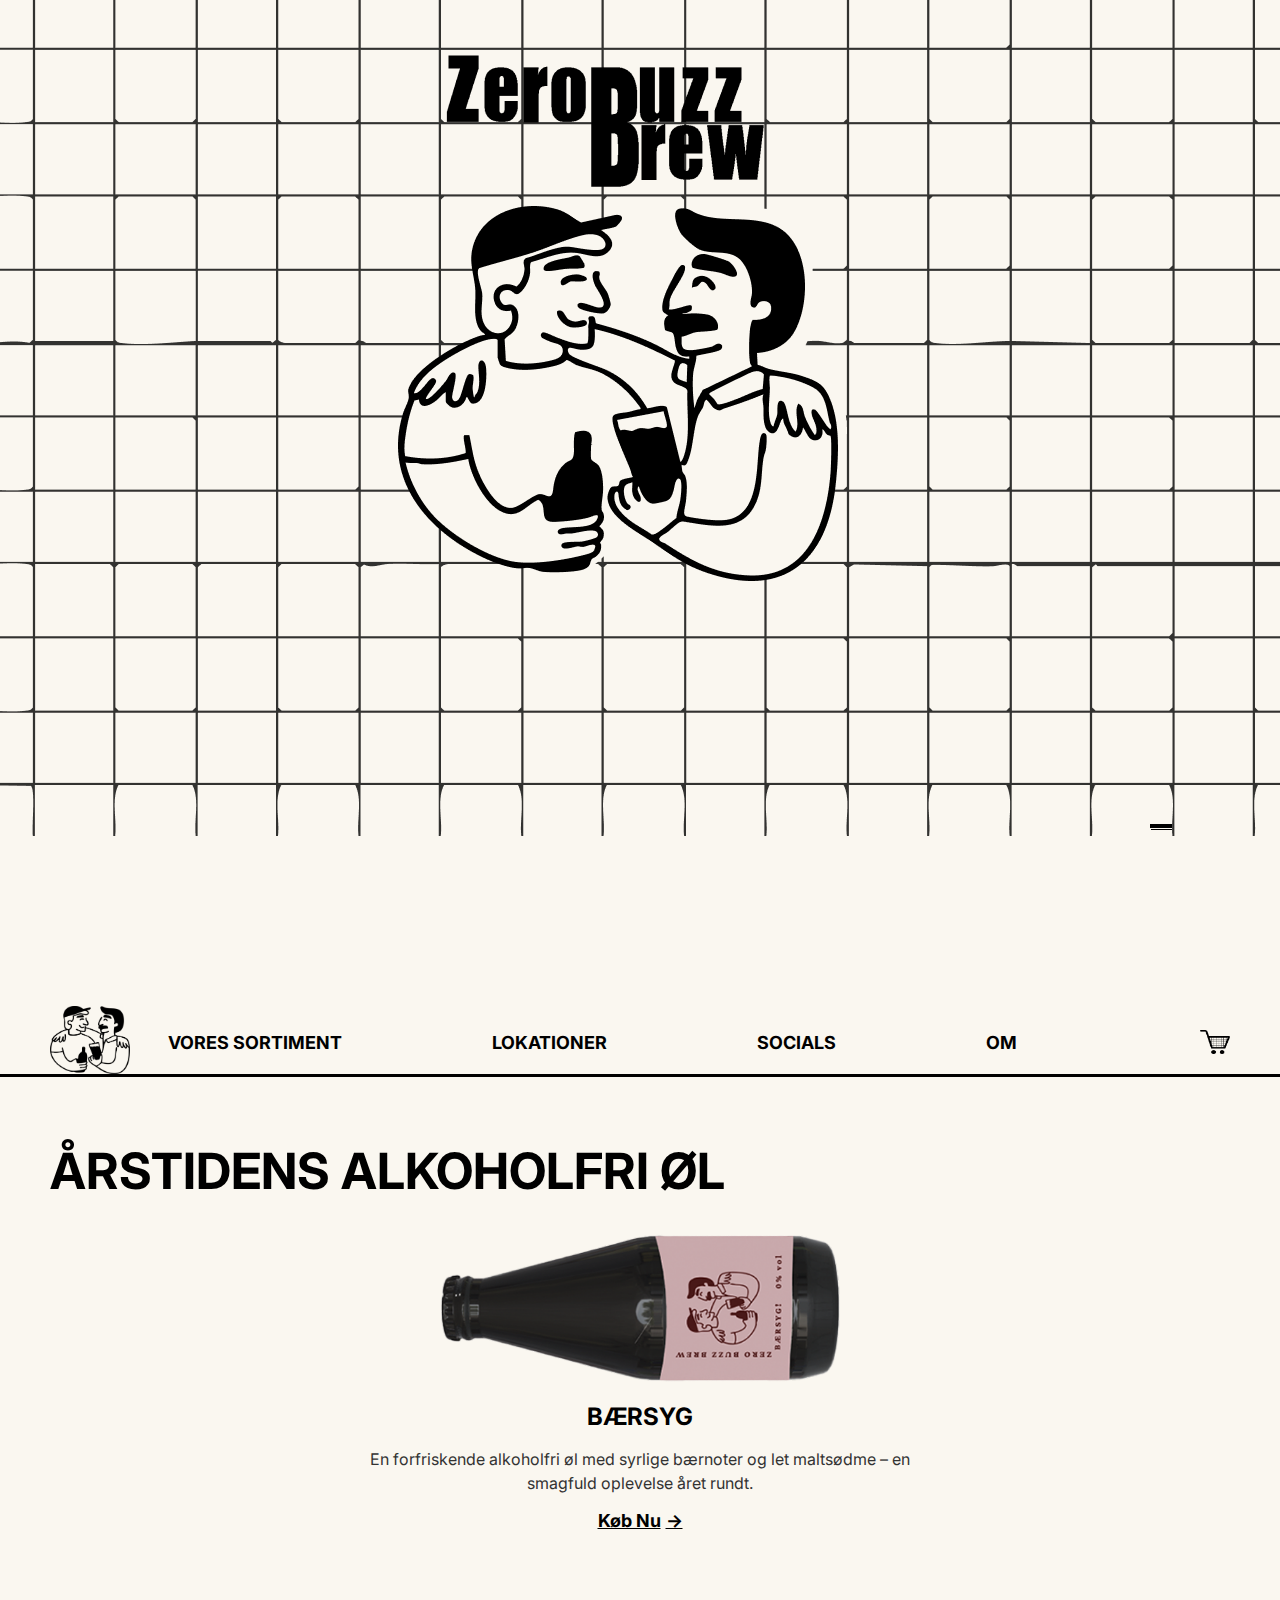
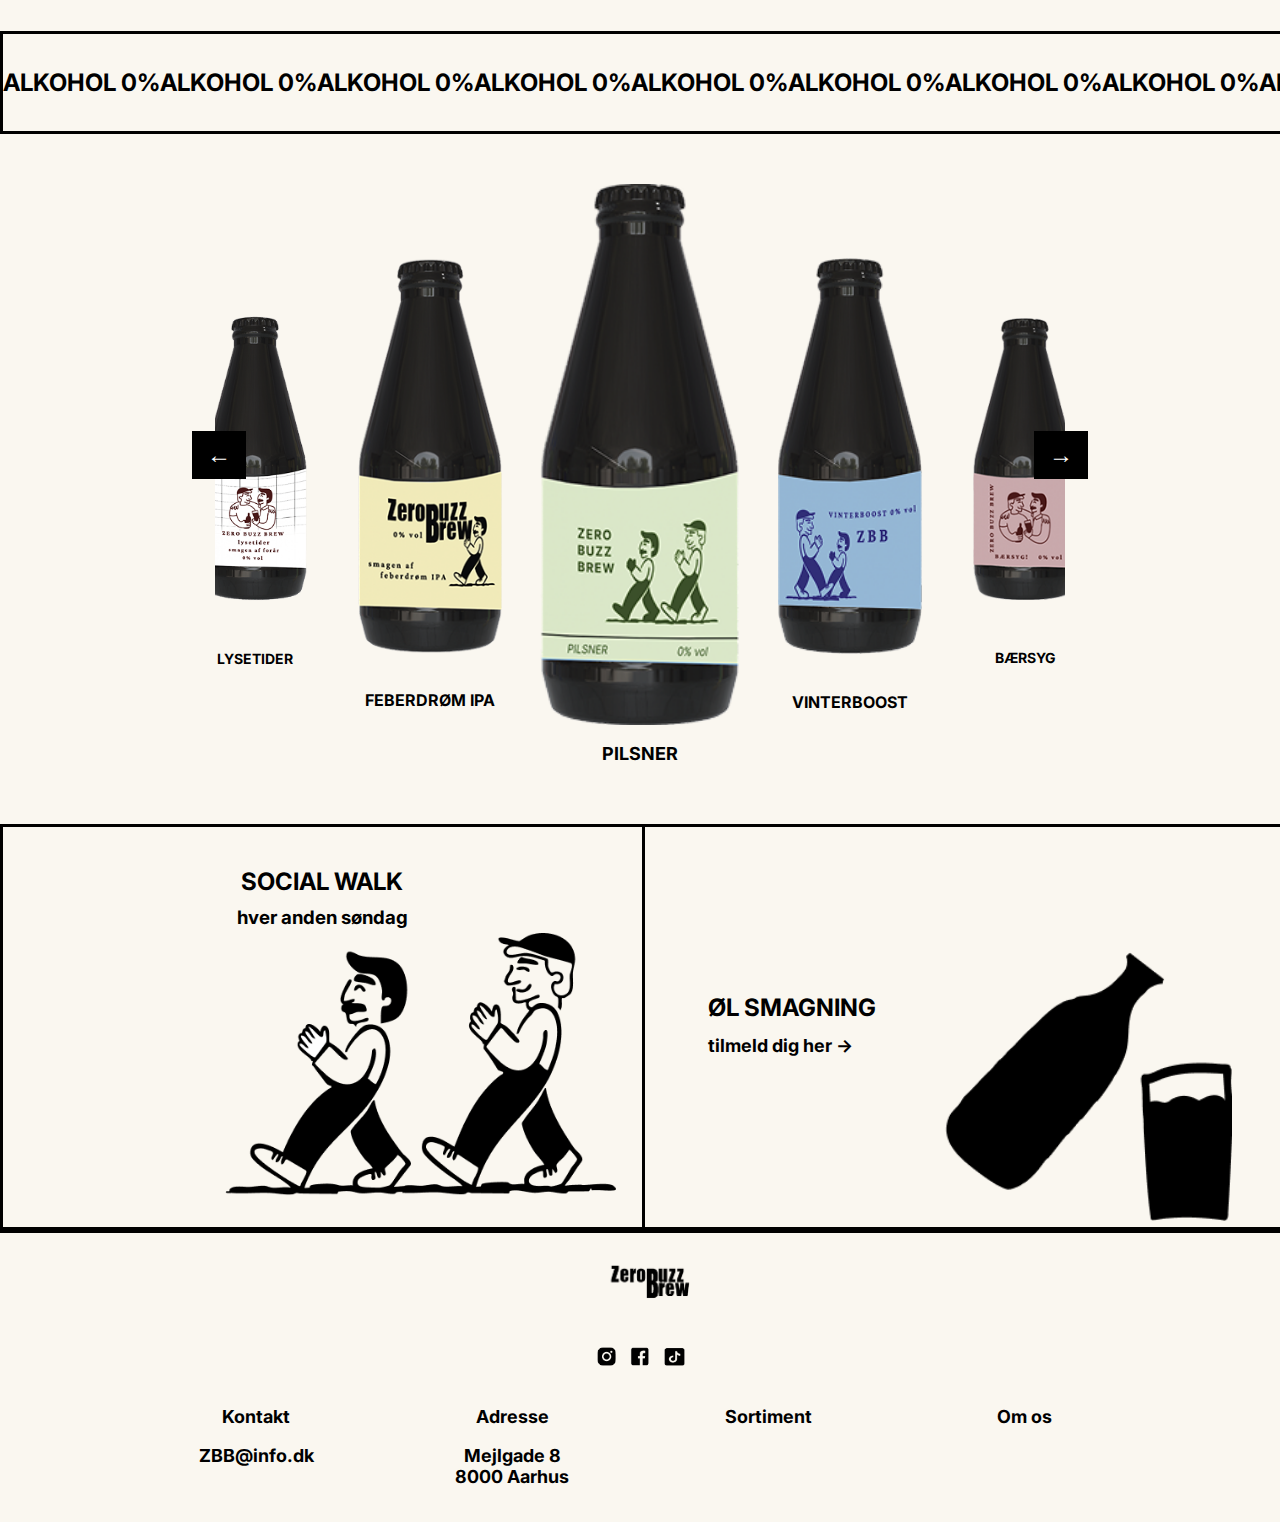
<file: index.html>
<!DOCTYPE html>
<html lang="en">
<head>
    <meta charset="UTF-8">
    <meta name="viewport" content="width=device-width, initial-scale=1.0">
    <title>Front Page</title>
    <link rel="stylesheet" href="styles.css">
</head>
<body>
    <div class="hero-section">
        <img src="img/Lag_1.png" alt="Main Image" class="full-screen-image">
    </div>
    
    <div class="content-section">
        
    </div>

    <header>
        <nav class="navbar">
            <div class="nav-logo">
                <a href="index.html"> 
                    <img src="img/Component 4.png" alt="Logo">
                </a>
            </div>
            
            <div class="nav-left">
                <a href="sortiment.html">VORES SORTIMENT</a>
                <a href="#">LOKATIONER</a>
                <a href="beertaste.html">SOCIALS</a>
                <a href="om.html">OM</a>
            </div>
            <div class="nav-right">
                
                <img src="img/kurv.png" alt="Shopping Cart" class="cart-icon">
            </div>
        </nav>
    </header>
    <section class="seasonal-beer">
        <h1 class="section-title">ÅRSTIDENS ALKOHOLFRI ØL</h1>
        <div class="beer-content">
            <img src="img/redbeer.png" alt="Årstidens Øl" class="beer-image">
            <h2 class="beer-subtitle">BÆRSYG</h2>
            <p class="beer-description">
                En forfriskende alkoholfri øl med syrlige bærnoter og let maltsødme – en smagfuld oplevelse året rundt.
            </p>
            <a href="sortiment.html" class="text-link">Køb Nu <span class="arrow">→</span></a>
        </div>
    </section>
    <section class="scrolling-banner">
        <div class="banner-content">
            <p>alkohol 0%alkohol 0%alkohol 0%alkohol 0%alkohol 0%alkohol 0%alkohol 0%alkohol 0%alkohol 0%alkohol 0%alkohol 0%alkohol 0%alkohol 0%alkohol 0%alkohol 0%alkohol 0%alkohol 0%alkohol 0%alkohol 0%alkohol 0%alkohol 0%alkohol 0%</p>
        </div>
    </section>
    <section class="beer-carousel">
        <button class="carousel-btn left-btn">←</button>
        <div class="carousel-container">
            <div class="carousel-track">
                <div class="beer-item"><img src="img/beer1.png" alt="Beer 1"><p class="beer-name">LYSETIDER</p></div>
                <div class="beer-item"><img src="img/beer2.png" alt="Beer 2"><p class="beer-name">FEBERDRØM IPA</p></div>
                <div class="beer-item"><img src="img/beer3.png" alt="Beer 3"><p class="beer-name">PILSNER</p></div>
                <div class="beer-item"><img src="img/beer4.png" alt="Beer 4"><p class="beer-name">VINTERBOOST</p></div>
                <div class="beer-item"><img src="img/beer5.png" alt="Beer 5"><p class="beer-name">BÆRSYG</p></div>
            </div>
        </div>
        <button class="carousel-btn right-btn">→</button>
    </section>
    <section class="two-column-section">
        
        <div class="left-box">
            <h2 class="left-title">SOCIAL  WALK</h2>
            <h3 class="left-subtitle">hver anden søndag</h3>
            <img src="img/socialwalk.png" alt="Left Box Image" class="box-image">
        </div>
    
        
        <div class="right-box">
            <h2 class="right-title">ØL SMAGNING</h2>
            <a href="beertaste.html" class="cta-link">
                <p class="cta-text">tilmeld dig her →</p>
            </a>            
            <img src="img/beerdrawing.png" alt="Right Box Image" class="right-image">
        </div>
    </section>
    <footer class="footer">
       
        <img src="img/buzzlogo.png" alt="Footer Logo" class="footer-logo">
    
      
        <div class="footer-icons">
            <img src="img/icons.png" alt="Icon 1">
        </div>
    
       
        <div class="footer-nav">
            <div class="footer-section">
                <h3>Kontakt</h3>
                <p>ZBB@info.dk</p>
            </div>
            <div class="footer-section">
                <h3>Adresse</h3>
                <p>Mejlgade 8<br>8000 Aarhus</p>
            </div>
            <div class="footer-section">
                <a href="sortiment.html" class="footer-link">
                    <h3>Sortiment</h3>
                </a>
            </div>
            
            <div class="footer-section">
                <a href="om.html" class="footer-link">
                    <h3>Om os</h3>
                </a>
            </div>
        </div>
    </footer>
    <div id="newsletter-popup" class="popup-overlay">
        <div class="popup-box">
            <button class="close-btn" onclick="closePopup()">×</button>
            <h2 class="popup-title">Tilmeld dig vores nyhedsbrev og få 10% rabat på din første ordre!</h2>
            <p class="popup-subtitle">
                Bliv først til at få de nyeste opdateringer, eksklusive tilbud og meget mere. <br>
                Tilmeld dig nu og spar 10% på dit første køb!
            </p>
    
            <form>
                
                <div class="input-group">
                    <label for="popup-name">NAVN</label>
                    <input type="text" id="popup-name" name="popup-name" required>
                </div>
    
                <div class="input-group">
                    <label for="popup-email">EMAIL</label>
                    <input type="email" id="popup-email" name="popup-email" required>
                </div>
    
               
                <div class="checkbox-group">
                    <input type="checkbox" id="popup-terms" name="popup-terms">
                    <label for="popup-terms">Godkendt brugsvilkår</label>
                </div>
    
                <div class="checkbox-group">
                    <input type="checkbox" id="popup-newsletter" name="popup-newsletter">
                    <label for="popup-newsletter">Send mig nyhedsopdateringer</label>
                </div>
    
                <button type="submit" class="popup-cta">TILMELD NU</button>
            </form>
        </div>
    </div>
    
    
    
    <script src="java.js"></script>
    

    

</html>
</file>
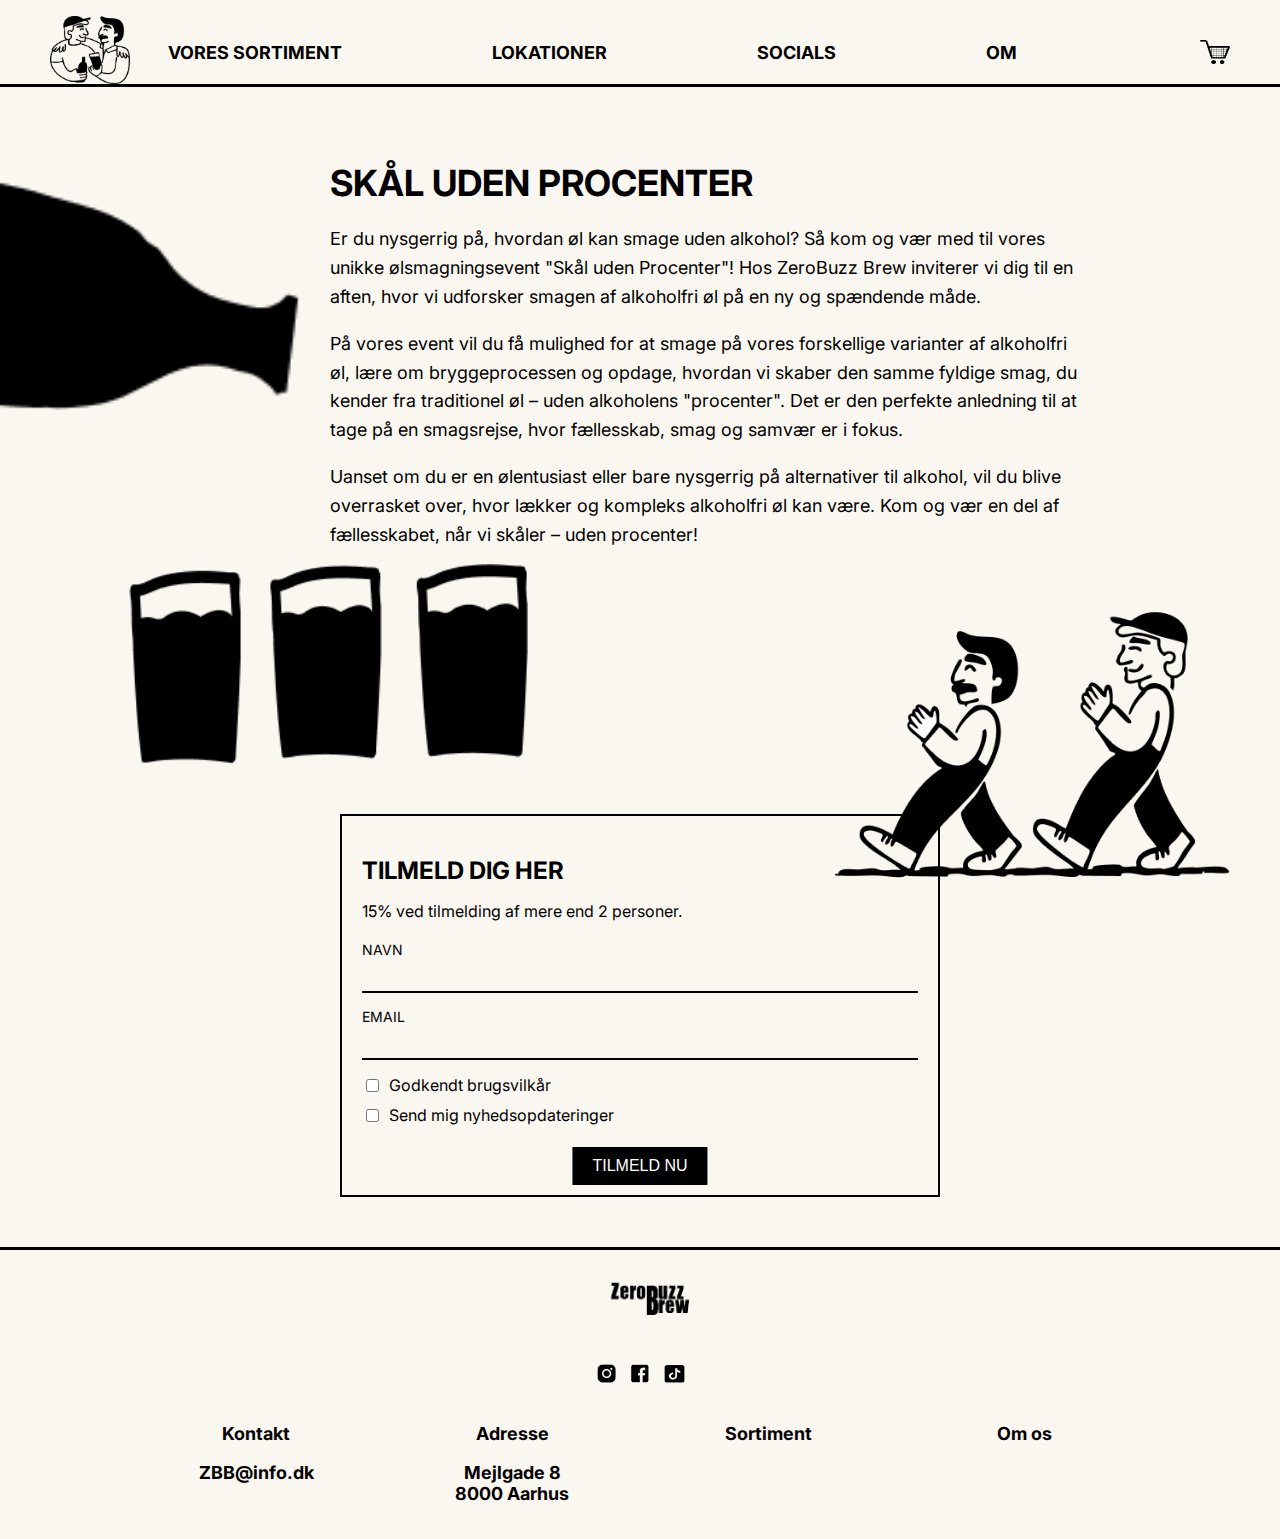
<file: beertaste.html>
<!DOCTYPE html>
<html lang="en">
<head>
    <meta charset="UTF-8">
    <meta name="viewport" content="width=device-width, initial-scale=1.0">
    <title>Front Page</title>
    <link rel="stylesheet" href="styles.css">
</head>
<body>
    <header>
        <nav class="navbar">
            <div class="nav-logo">
                <a href="index.html"> 
                    <img src="img/Component 4.png" alt="Logo">
                </a>
            </div>
            
            <div class="nav-left">
                <a href="sortiment.html">VORES SORTIMENT</a>
                <a href="#">LOKATIONER</a>
                <a href="beertaste.html">SOCIALS</a>
                <a href="om.html">OM</a>
            </div>
            <div class="nav-right">
                
                <img src="img/kurv.png" alt="Shopping Cart" class="cart-icon">
            </div>
        </nav>
    </header>
    <section class="event-section">
        <div class="event-container">
            <img src="img/Vector.png" alt="Bottle" class="bottle-image">
    
            <div class="event-content">
                <h1 class="event-title">SKÅL UDEN PROCENTER</h1>
                <p class="event-text">
                    Er du nysgerrig på, hvordan øl kan smage uden alkohol? Så kom og vær med til vores unikke ølsmagningsevent 
                    "Skål uden Procenter"! Hos ZeroBuzz Brew inviterer vi dig til en aften, hvor vi udforsker smagen af alkoholfri 
                    øl på en ny og spændende måde.
                </p>
                <p class="event-text">
                    På vores event vil du få mulighed for at smage på vores forskellige varianter af alkoholfri øl, lære om 
                    bryggeprocessen og opdage, hvordan vi skaber den samme fyldige smag, du kender fra traditionel øl – uden 
                    alkoholens "procenter". Det er den perfekte anledning til at tage på en smagsrejse, hvor fællesskab, smag og 
                    samvær er i fokus.
                </p>
                <p class="event-text">
                    Uanset om du er en ølentusiast eller bare nysgerrig på alternativer til alkohol, vil du blive overrasket over, 
                    hvor lækker og kompleks alkoholfri øl kan være. Kom og vær en del af fællesskabet, når vi skåler – uden procenter!
                </p>
    
               
                <img src="img/3beer.png" alt="Bottle Bottom" class="bottle-bottom-image">
            </div>
        </div>
    
        
        <img src="img/socialwalk.png" alt="Bottom Right Image" class="bottom-right-image">
    </section>
    <section class="signup-section">
        <div class="signup-box">
            <h2 class="signup-title">TILMELD DIG HER</h2>
            <p class="signup-subtitle">15% ved tilmelding af mere end 2 personer.</p>
    
            <form>
              
                <div class="input-group">
                    <label for="name">NAVN</label>
                    <input type="text" id="name" name="name" required>
                </div>
    
                <div class="input-group">
                    <label for="email">EMAIL</label>
                    <input type="email" id="email" name="email" required>
                </div>
    
               
                <div class="checkbox-group">
                    <input type="checkbox" id="terms" name="terms">
                    <label for="terms">Godkendt brugsvilkår</label>
                </div>
    
                <div class="checkbox-group">
                    <input type="checkbox" id="newsletter" name="newsletter">
                    <label for="newsletter">Send mig nyhedsopdateringer</label>
                </div>
    
             
                <button type="submit" class="cta-button">TILMELD NU</button>
            </form>
        </div>
    </section>
    <footer class="footer">
        
        <img src="img/buzzlogo.png" alt="Footer Logo" class="footer-logo">
    
      
        <div class="footer-icons">
            <img src="img/icons.png" alt="Icon 1">
        </div>
    
     
        <div class="footer-nav">
            <div class="footer-section">
                <h3>Kontakt</h3>
                <p>ZBB@info.dk</p>
            </div>
            <div class="footer-section">
                <h3>Adresse</h3>
                <p>Mejlgade 8<br>8000 Aarhus</p>
            </div>
            <div class="footer-section">
                <a href="sortiment.html" class="footer-link">
                    <h3>Sortiment</h3>
                </a>
            </div>
            
            <div class="footer-section">
                <a href="om.html" class="footer-link">
                    <h3>Om os</h3>
                </a>
            </div>
        </div>
    </footer>
</file>
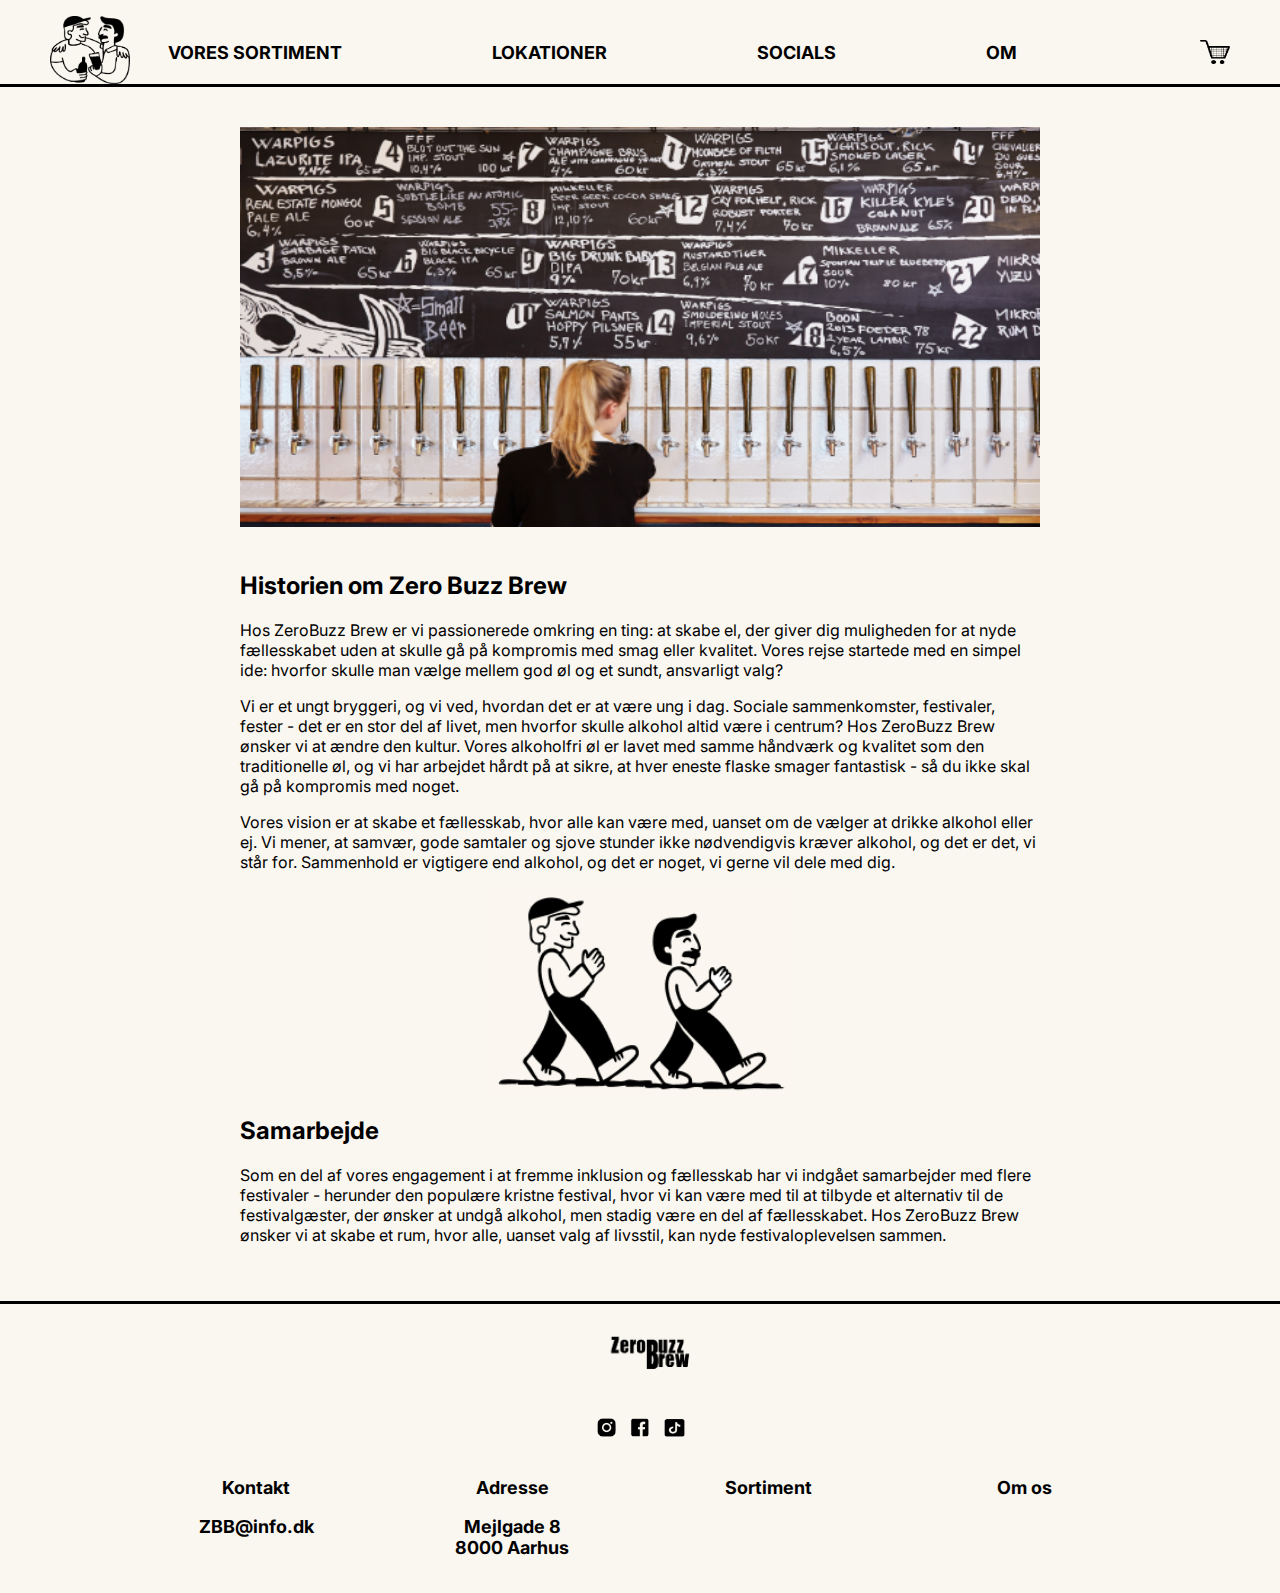
<file: om.html>
<!DOCTYPE html>
<html lang="da">
<head>
    <meta charset="UTF-8">
    <meta name="viewport" content="width=device-width, initial-scale=1.0">
    <title>ZeroBuzz Brew</title>
    <link rel="stylesheet" href="styles.css">
</head>
<body class="index-page">
    <header>
        <nav class="navbar">
            <div class="nav-logo">
                <a href="index.html"> 
                    <img src="img/Component 4.png" alt="Logo">
                </a>
            </div>
            
            <div class="nav-left">
                <a href="sortiment.html">VORES SORTIMENT</a>
                <a href="#">LOKATIONER</a>
                <a href="beertaste.html">SOCIALS</a>
                <a href="om.html">OM</a>
            </div>
            <div class="nav-right">
                
                <img src="img/kurv.png" alt="Shopping Cart" class="cart-icon">
            </div>
        </nav>
    </header>
    <main>
        <section>
            <img src="img/bar.png" alt="Historien om Zero Buzz Brew" class="responsive-img">
            <h2>Historien om Zero Buzz Brew</h2>
            <p>Hos ZeroBuzz Brew er vi passionerede omkring en ting: at skabe el, der giver dig muligheden for at nyde fællesskabet uden at skulle gå på kompromis med smag eller kvalitet. Vores rejse startede med en simpel ide: hvorfor skulle man vælge mellem god øl og et sundt, ansvarligt valg?</p>
            <p>Vi er et ungt bryggeri, og vi ved, hvordan det er at være ung i dag. Sociale sammenkomster, festivaler, fester - det er en stor del af livet, men hvorfor skulle alkohol altid være i centrum? Hos ZeroBuzz Brew ønsker vi at ændre den kultur. Vores alkoholfri øl er lavet med samme håndværk og kvalitet som den traditionelle øl, og vi har arbejdet hårdt på at sikre, at hver eneste flaske smager fantastisk - så du ikke skal gå på kompromis med noget.</p>
            <p>Vores vision er at skabe et fællesskab, hvor alle kan være med, uanset om de vælger at drikke alkohol eller ej. Vi mener, at samvær, gode samtaler og sjove stunder ikke nødvendigvis kræver alkohol, og det er det, vi står for. Sammenhold er vigtigere end alkohol, og det er noget, vi gerne vil dele med dig.</p>
        </section>
        <section>
            <img src="img/mand.png" alt="Samarbejde" class="small-img">
            <h2>Samarbejde</h2>
            <p>Som en del af vores engagement i at fremme inklusion og fællesskab har vi indgået samarbejder med flere festivaler - herunder den populære kristne festival, hvor vi kan være med til at tilbyde et alternativ til de festivalgæster, der ønsker at undgå alkohol, men stadig være en del af fællesskabet. Hos ZeroBuzz Brew ønsker vi at skabe et rum, hvor alle, uanset valg af livsstil, kan nyde festivaloplevelsen sammen.</p>
        </section>
    </main>
    <footer class="footer">
        
        <img src="img/buzzlogo.png" alt="Footer Logo" class="footer-logo">
    
        
        <div class="footer-icons">
            <img src="img/icons.png" alt="Icon 1">
        </div>
    
        
        <div class="footer-nav">
            <div class="footer-section">
                <h3>Kontakt</h3>
                <p>ZBB@info.dk</p>
            </div>
            <div class="footer-section">
                <h3>Adresse</h3>
                <p>Mejlgade 8<br>8000 Aarhus</p>
            </div>
            <div class="footer-section">
                <a href="sortiment.html" class="footer-link">
                    <h3>Sortiment</h3>
                </a>
            </div>
            
            <div class="footer-section">
                <a href="om.html" class="footer-link">
                    <h3>Om os</h3>
                </a>
            </div>
        </div>
    </footer>
   
</body>
</html>
</file>
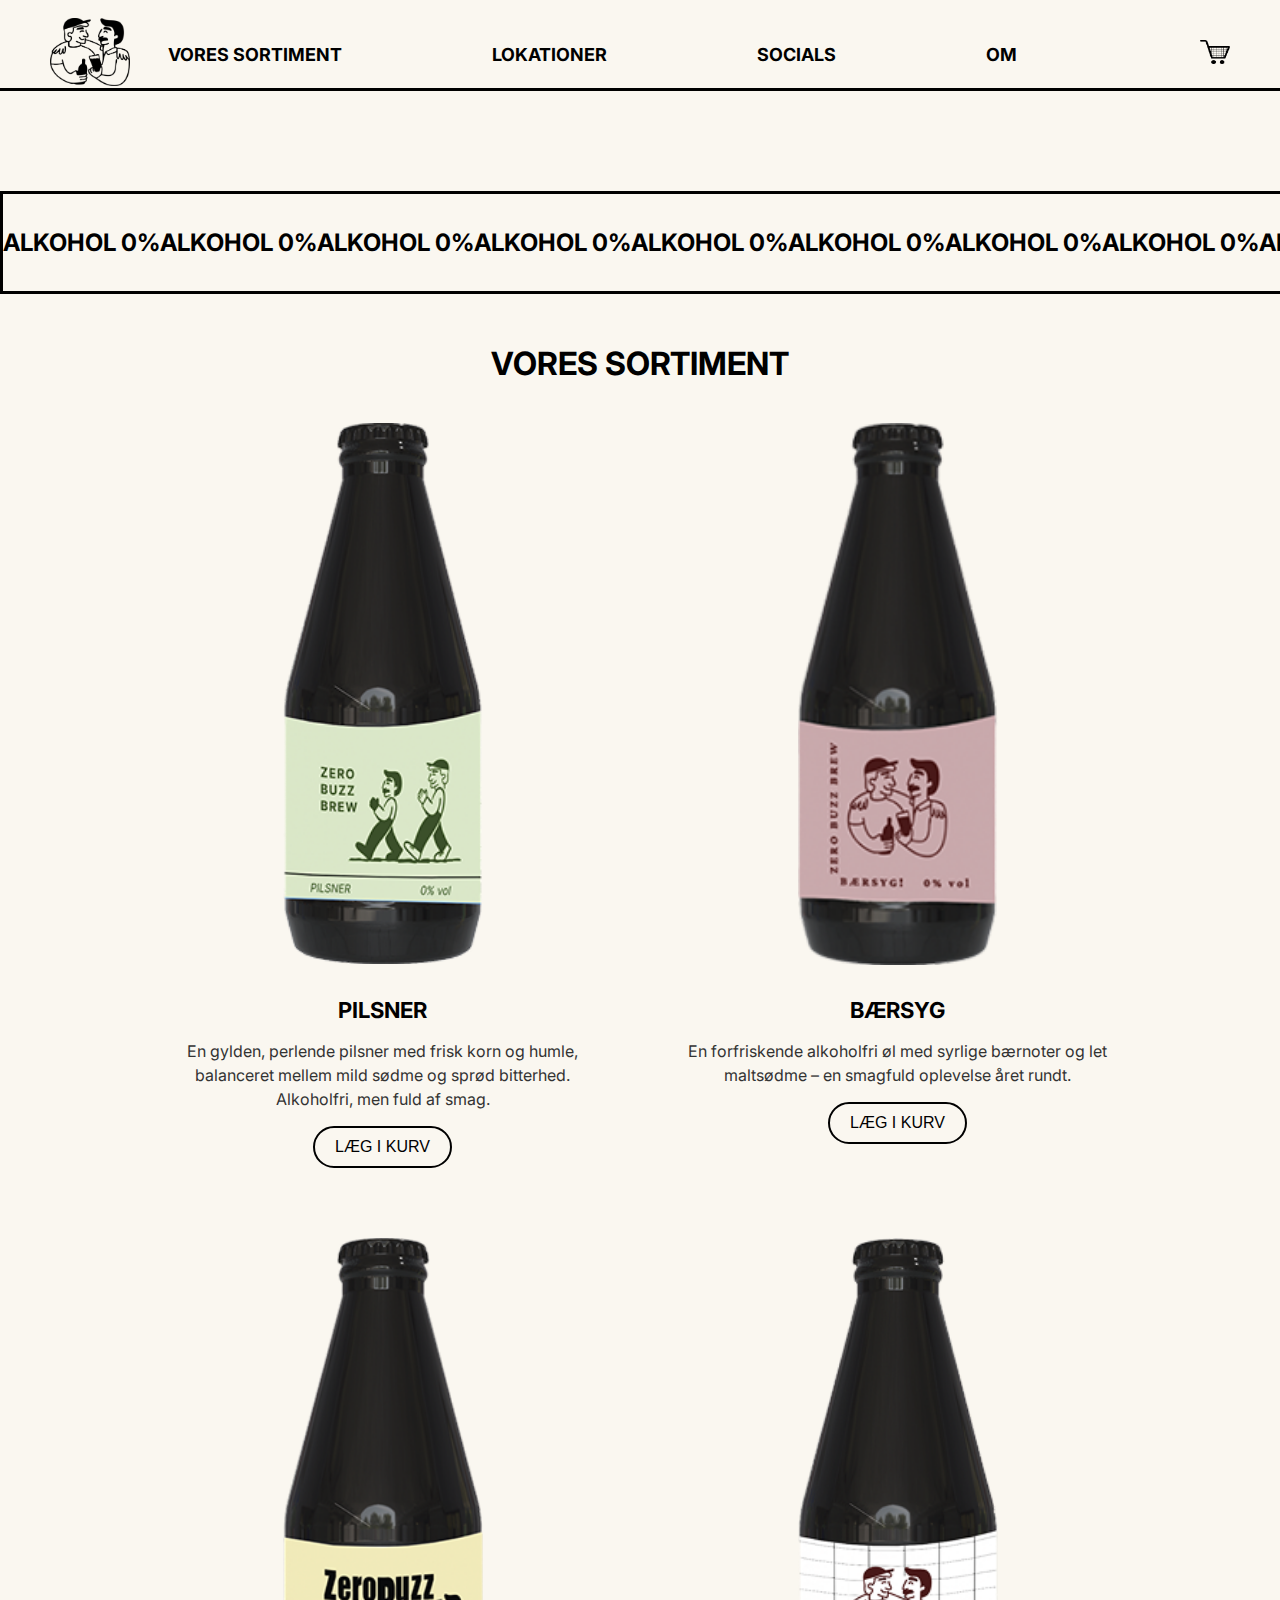
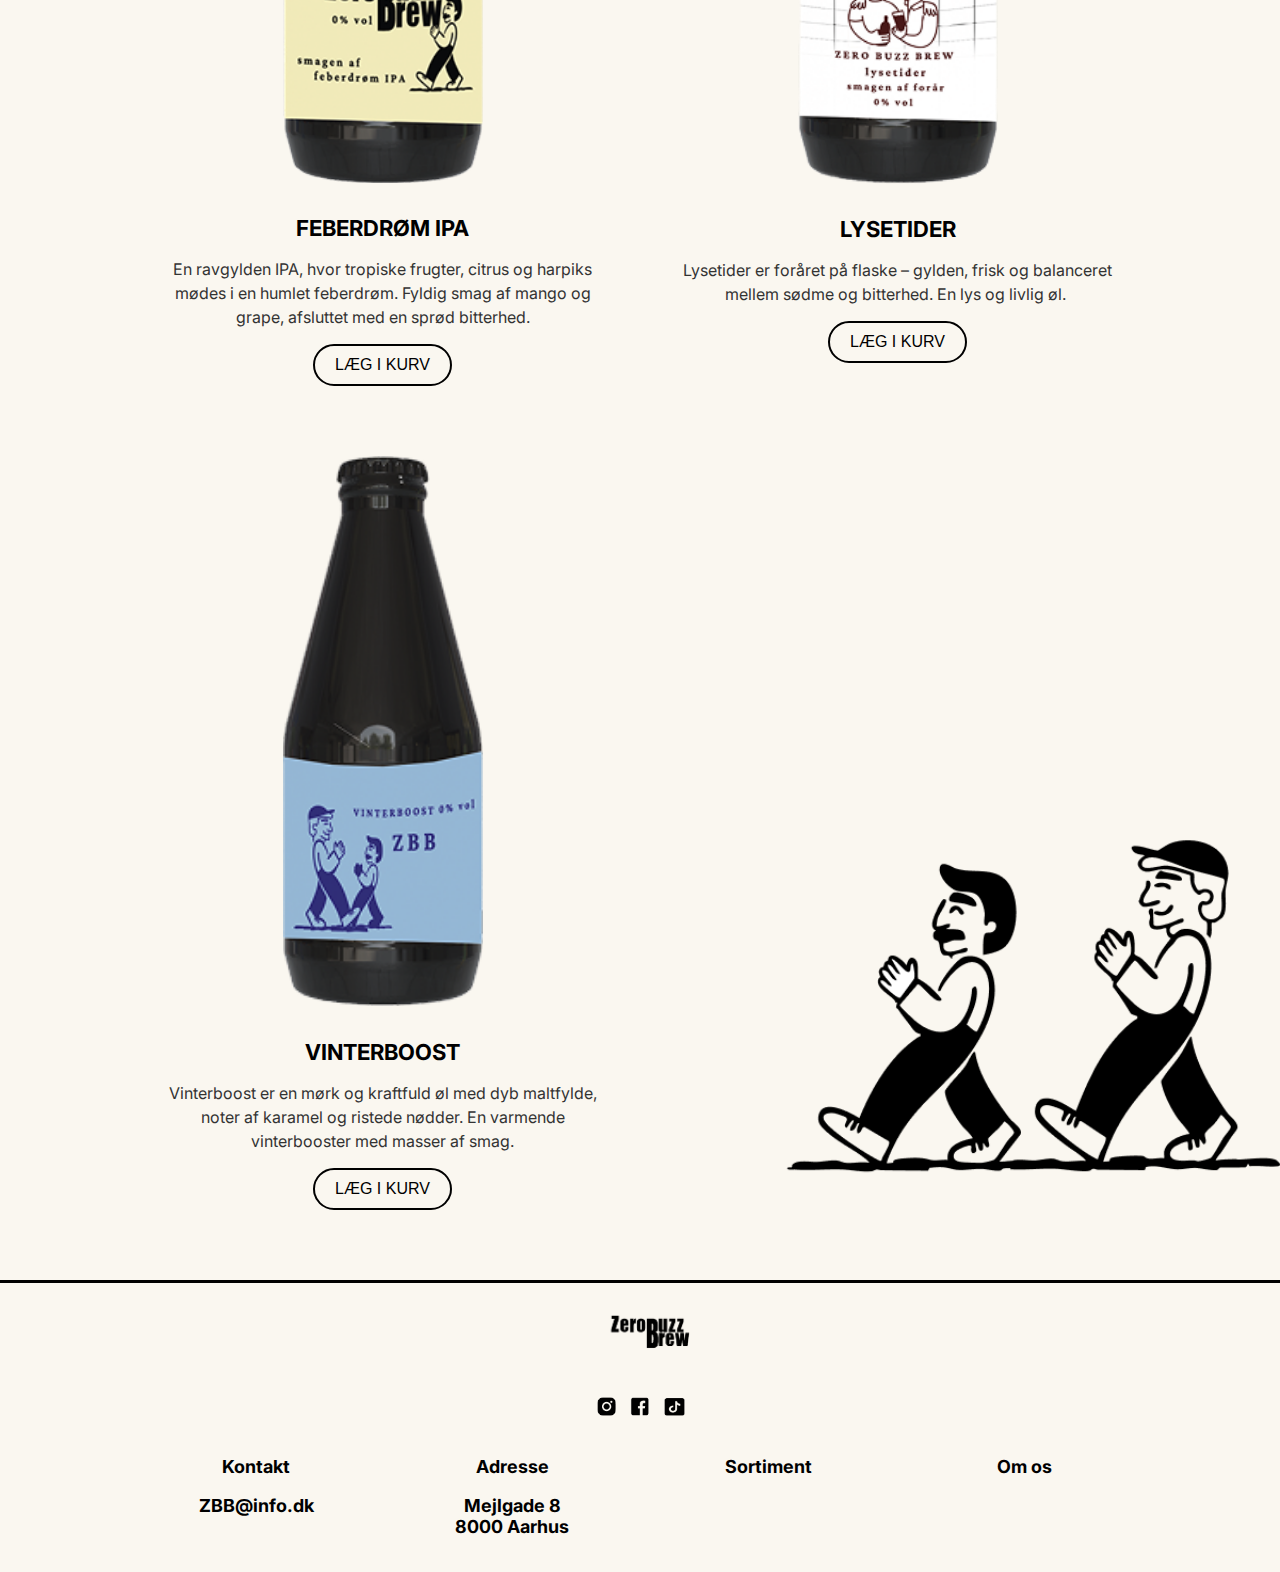
<file: sortiment.html>
<!DOCTYPE html>
<html lang="en">
<head>
    <meta charset="UTF-8">
    <meta name="viewport" content="width=device-width, initial-scale=1.0">
    <title>Front Page</title>
    <link rel="stylesheet" href="styles.css">
</head>
<header>
    <nav class="navbar">
        <div class="nav-logo">
            <a href="index.html"> 
                <img src="img/Component 4.png" alt="Logo">
            </a>
        </div>
        
        <div class="nav-left">
            <a href="sortiment.html">VORES SORTIMENT</a>
            <a href="#">LOKATIONER</a>
            <a href="beertaste.html">SOCIALS</a>
            <a href="om.html">OM</a>
        </div>
        <div class="cart-container">
            <img src="img/kurv.png" alt="Shopping Cart" class="cart-icon">
            <span id="cart-counter">0</span> <!-- Shopping cart counter -->
        </div>
    </nav>
</header>
<section class="scrolling-banner">
    <div class="banner-content">
        <p>alkohol 0%alkohol 0%alkohol 0%alkohol 0%alkohol 0%alkohol 0%alkohol 0%alkohol 0%alkohol 0%alkohol 0%alkohol 0%alkohol 0%alkohol 0%alkohol 0%alkohol 0%alkohol 0%alkohol 0%alkohol 0%alkohol 0%alkohol 0%alkohol 0%alkohol 0%</p>
    </div>
</section>
<body>
    <section class="catalog-section">
        <h1 class="catalog-title">VORES SORTIMENT</h1>
        <div class="catalog-grid">
          
            <div class="beer-card">
                <img src="img/beer3.png" alt="Beer 1">
                <h2 class="beer-name">PILSNER</h2>
                <p class="beer-description">En gylden, perlende pilsner med frisk korn og humle, balanceret mellem mild sødme og sprød bitterhed. Alkoholfri, men fuld af smag.</p>
                <button class="beer-cta">LÆG I KURV</button>
            </div>

         
            <div class="beer-card">
                <img src="img/beer5.png" alt="Beer 2">
                <h2 class="beer-name">BÆRSYG</h2>
                <p class="beer-description">En forfriskende alkoholfri øl med syrlige bærnoter og let maltsødme – en smagfuld oplevelse året rundt.</p>
                <button class="beer-cta">LÆG I KURV</button>
            </div>

           
            <div class="beer-card">
                <img src="img/beer2.png" alt="Beer 3">
                <h2 class="beer-name">FEBERDRØM IPA</h2>
                <p class="beer-description">En ravgylden IPA, hvor tropiske frugter, citrus og harpiks mødes i en humlet feberdrøm. Fyldig smag af mango og grape, afsluttet med en sprød bitterhed.</p>
                <button class="beer-cta">LÆG I KURV</button>
            </div>

            
            <div class="beer-card">
                <img src="img/beer1.png" alt="Beer 4">
                <h2 class="beer-name">LYSETIDER</h2>
                <p class="beer-description">Lysetider er foråret på flaske – gylden, frisk og balanceret mellem sødme og bitterhed. En lys og livlig øl. </p>
                <button class="beer-cta">LÆG I KURV</button>
            </div>

          
            <div class="beer-card last-beer">
                <img src="img/beer4.png" alt="Beer 5">
                <h2 class="beer-name">VINTERBOOST</h2>
                <p class="beer-description">Vinterboost er en mørk og kraftfuld øl med dyb maltfylde, noter af karamel og ristede nødder. En varmende vinterbooster med masser af smag.</p>
                <button class="beer-cta">LÆG I KURV</button>
            </div>
            <img src="img/socialwalk.png" alt="Decorative Image" class="bottom-right-image2">
    
    </section>
    <footer class="footer">
      
        <img src="img/buzzlogo.png" alt="Footer Logo" class="footer-logo">
    
    
        <div class="footer-icons">
            <img src="img/icons.png" alt="Icon 1">
        </div>
    
     
        <div class="footer-nav">
            <div class="footer-section">
                <h3>Kontakt</h3>
                <p>ZBB@info.dk</p>
            </div>
            <div class="footer-section">
                <h3>Adresse</h3>
                <p>Mejlgade 8<br>8000 Aarhus</p>
            </div>
            <div class="footer-section">
                <a href="sortiment.html" class="footer-link">
                    <h3>Sortiment</h3>
                </a>
            </div>
            
            <div class="footer-section">
                <a href="om.html" class="footer-link">
                    <h3>Om os</h3>
                </a>
            </div>
        </div>
    </footer>

<script src="sortiment.js"></script>
</file>
<file: styles.css>
@import url('https://fonts.googleapis.com/css2?family=Inter:wght@300;400;600;700&display=swap');

body {
    background-color: #FAF7F0;
    margin: 0;
    padding: 0;
    font-family: 'Inter', sans-serif;
}

.hero-section {
    width: 100%;
    max-height: 100vh; 
    overflow: hidden;
}

.full-screen-image {
    width: 100%;
    object-fit: cover;
    object-position: top; 
    transform: translateY(-50px); 
}
.content-section {
    padding: 50px;
    background-color: #FAF7F0;
}

/* Navbar styling */
.navbar {
    display: flex;
    justify-content: space-between;
    align-items: center;
    padding: 20px 50px;
    background-color: #FAF7F0; 
    border-bottom: 3px solid black;
    margin-top: 20px;
}

.nav-logo {
    position: absolute;

}

.nav-logo img {
    width: 80px;
}

/* Left side navigation */
.nav-left {
    display: flex;
    gap: 150px;
    margin-left: 10%;
}

.nav-left a {
    font-size: 18px;
    color: black;
    font-weight: bold;
    text-decoration: none;
    
}

/* Right side navigation */
.nav-right {
    display: flex;
    align-items: center;
    gap: 20px;
}

.nav-right a {
    font-size: 18px;
    color: black;
    font-weight: bold;
    text-decoration: none;
}

/* Shopping cart icon */
.cart-icon {
    width: 24px;
    height: 24px;
    cursor: pointer;
}

.section-title {
    font-size: 50px; 
    font-weight: bold;
    margin-left: 50px; 
    padding-top: 30px; 
}

/* Center content */
.beer-content {
    text-align: center;
    max-width: 600px; 
    margin: 0 auto; 
}

/* Image styling */
.beer-image {
    width: 100%;
    max-width: 400px; 
    display: block;
    margin: 0 auto 20px; 
}

/* Subtitle */
.beer-subtitle {
    font-size: 24px;
    font-weight: bold;
    margin-bottom: 10px;
}

/* Description text */
.beer-description {
    font-size: 16px;
    color: #333;
    line-height: 1.5;
    margin-bottom: 20px;
}

/* Text link styling */
.text-link {
    font-size: 18px;
    font-weight: bold;
    text-decoration: underline;
    color: black;
    display: inline-flex;
    align-items: center;
    gap: 5px;
    transition: 0.3s ease;
}

/* Arrow styling */
.text-link .arrow {
    transition: transform 0.3s ease;
}

/* Hover effect */
.text-link:hover {
    color: #ff8800; 
}

.text-link:hover .arrow {
    transform: translateX(5px); 
}


/* Banner container with black border */
.scrolling-banner {
    margin-top: 100px;
    width: 100%;
    background-color: #FAF7F0; 
    overflow: hidden;
    white-space: nowrap;
    padding: 10px 0;
    position: relative;
    border: 3px solid black; 
}

/* Scrolling text */
.banner-content p {
    font-size: 24px;
    font-weight: bold;
    color: rgb(0, 0, 0);
    text-transform: uppercase;
    display: inline-block;
    animation: scrollText 20s linear infinite; 
}

/* Keyframes for left-to-right scrolling */
@keyframes scrollText {
    from {
        transform: translateX(-100%);
    }
    to {
        transform: translateX(100%);
    }
}
/* Center the carousel */
.beer-carousel {
    display: flex;
    justify-content: center;
    align-items: center;
    position: relative;
    width: 100%;
    margin: 50px 0;
    overflow: hidden;
}

/* Container for images */
.carousel-container {
    width: 850px; 
    overflow: hidden;
    display: flex;
    justify-content: center;
}

/* The track that moves */
.carousel-track {
    display: flex;
    align-items: center;
    gap: 30px; 
    transition: transform 0.5s ease-in-out;
}

/* Individual beer item */
.beer-item {
    display: flex;
    flex-direction: column;
    align-items: center;
    text-align: center;
    transition: transform 0.5s ease-in-out;
}

/* Default beer image scaling */
.beer-item img {
    width: 130px;
    transform: scale(0.8);
    transition: transform 0.5s ease-in-out, width 0.5s ease-in-out;
}

/* Beer name */
.beer-name {
    font-size: 14px;
    font-weight: bold;
    transition: font-size 0.5s ease-in-out;
}

/* Navigation arrows */
.carousel-btn {
    background: black;
    color: white;
    font-size: 24px;
    border: none;
    cursor: pointer;
    padding: 10px 15px;
    position: absolute;
    transform: translateY(-50%);
    z-index: 2;
}

/* Move buttons near the center */
.left-btn {
    left: 15%;
}

.right-btn {
    right: 15%;
}

.carousel-btn:hover {
    background: #ff8800;
}

/* Full-width two-column layout */
.two-column-section {
    display: flex;
    justify-content: space-between;
    align-items: center;
    width: 100vw; 
    height: 400px; 
    border: 3px solid black; 
}

/* Left & Right Box Styles */
.left-box, .right-box {
    width: 50%; 
    height: 100%;
    border-right: 3px solid black; 
    display: flex;
    flex-direction: column;
    justify-content: center;
    align-items: center;
    position: relative;
}


.right-box {
    border-right: none;
}

.left-title {
    position: absolute;
    top: 5%;
}

.left-subtitle {
    position: absolute;
    top: 15%;
}


.right-title {
    position: absolute;
    top: 40%;
    left: 10%; 
    transform: translateY(-50%);
}

/* CTA text */
.cta-text {
    font-size: 18px;
    font-weight: bold;
    position: absolute;
    left: 10%; 
    top: 50%; 
    transform: translateY(-50%);
}

/* Image Styling */

.box-image {
    width: 80%; 
    max-height: 300px; 
    object-fit: contain;
    position: absolute;
    bottom: 10px; 
    left: 25%; 
}


.right-image {
    position: absolute;
    bottom: 5px; 
    right: 8%;
    width: 300px; 
    max-height: 400px; 
}

.footer {
    width: 100%;
    background-color: #FAF7F0; 
    padding: 30px 0;
    text-align: center;
    border-top: 3px solid black;
}

/* Logo Styling */
.footer-logo {
    width: 180px; 
    max-height: 180px; 
    margin-bottom: 15px;
}

/* Footer Icons */
.footer-icons {
    display: flex;
    justify-content: center;
    gap: 20px;
    margin-bottom: 20px;
}

.footer-icons img {
    width: 90px; 
    max-height: 90px; 
}


/* Footer Navigation */
.footer-nav {
    display: flex;
    justify-content: space-evenly;
    text-align: center;
    padding: 0 10%;
}

/* Footer Sections */
.footer-section {
    flex: 1;
}

.footer-section h3{
    font-size: 18px;
    font-weight: bold;
    margin-bottom: 5px;
}
.footer-section p {
    font-size: 18px;
    font-weight: bold;
    margin-bottom: 5px;
}

/* Popup Background Overlay */
.popup-overlay {
    display: none;
    position: fixed;
    top: 0;
    left: 0;
    width: 100%;
    height: 100%;
    background: rgba(0, 0, 0, 0.5); 
    justify-content: center;
    align-items: center;
    z-index: 1000;
}

/* Popup Box */
.popup-box {
    background: white;
    padding: 30px;
    width: 400px;
    max-width: 90%;
    border-radius: 8px;
    box-shadow: 0 5px 15px rgba(0, 0, 0, 0.3);
    text-align: center;
    position: relative;
}

/* Close Button */
.close-btn {
    position: absolute;
    top: 10px;
    right: 15px;
    background: none;
    border: none;
    font-size: 24px;
    cursor: pointer;
}

/* Title & Subtitle */
.popup-title {
    font-size: 22px;
    font-weight: bold;
    margin-bottom: 10px;
}

.popup-subtitle {
    font-size: 16px;
    margin-bottom: 20px;
}

/* Input Fields */
.input-group {
    margin-bottom: 15px;
    text-align: left;
}

.input-group label {
    display: block;
    font-size: 14px;
    margin-bottom: 5px;
}

.input-group input {
    width: 100%;
    border: none;
    border-bottom: 2px solid black; 
    outline: none;
    font-size: 16px;
    background: transparent;
    padding: 5px 0;
}

/* Checkboxes */
.checkbox-group {
    display: flex;
    align-items: center;
    margin-bottom: 10px;
    text-align: left;
}

.checkbox-group input {
    margin-right: 10px;
}

/* CTA Button */
.popup-cta {
    background: black;
    color: white;
    font-size: 16px;
    padding: 10px 20px;
    border: none;
    cursor: pointer;
    transition: 0.3s;
    width: 100%;
    margin-top: 10px;
}

.popup-cta:hover {
    background: gray;
}


/* Section Styling */
.event-section {
    width: 80%;
    max-width: 900px;
    margin: 50px auto;
    text-align: left;
}

/* Container to align image and text side by side */
.event-container {
    display: flex; 
    align-items: flex-start; 
}

/* Image Styling  */
.bottle-image {
    width: 300px; 
    flex-shrink: 0;
    position: absolute;
    left: 0; 
    
}

/* Content Styling */
.event-content {
    flex-grow: 1;
    margin-left: 140px; 
}

/* Title Styling */
.event-title {
    font-size: 36px;
    font-weight: bold;
    margin-bottom: 20px;
}

/* Paragraph Text Styling */
.event-text {
    font-size: 18px;
    line-height: 1.6;
    margin-bottom: 15px;
}

.bottle-bottom-image {
    width: 400px; 
    height: 200px;
    position: absolute;
    left: 10%;

}

.bottom-right-image {
    position: absolute;
    right: 4%;
    bottom: 0;
    width: 400px; 
    height: auto;
}





/* Section Styling*/
.signup-section {
    width: 80%;
    max-width: 600px;
    margin: 250px auto 50px; 
    text-align: left;
}

/* Transparent Box with Borders */
.signup-box {
    border: 2px solid black; 
    padding: 20px;
    position: relative;
    padding-bottom: 60px; 
}

/* Title & Subtitle */
.signup-title {
    font-size: 24px;
    font-weight: bold;
    margin-bottom: 5px;
}

.signup-subtitle {
    font-size: 16px;
    margin-bottom: 20px;
}

/* Input Fields  */
.input-group {
    margin-bottom: 15px;
}

.input-group label {
    display: block;
    font-size: 14px;
    margin-bottom: 5px;
}

.input-group input {
    width: 100%;
    border: none;
    border-bottom: 2px solid black; 
    outline: none;
    font-size: 16px;
    background: transparent;
    padding: 5px 0;
}

/* Checkboxes */
.checkbox-group {
    display: flex;
    align-items: center;
    margin-bottom: 10px;
}

.checkbox-group input {
    margin-right: 10px;
}

/* CTA Button */
.cta-button {
    position: absolute;
    bottom: 10px; 
    left: 50%;
    transform: translateX(-50%);
    background: black;
    color: white;
    font-size: 16px;
    padding: 10px 20px;
    border: none;
    cursor: pointer;
    transition: 0.3s;
}

.cta-button:hover {
    background: gray;
}

/* Catalog Section Styling */
.catalog-section {
    width: 80%;
    max-width: 1000px;
    margin: 50px auto;
    text-align: center;
}

/* Catalog Title */
.catalog-title {
    font-size: 32px;
    font-weight: bold;
    margin-bottom: 20px;
}

/* Grid Layout for Beers */
.catalog-grid {
    display: grid;
    grid-template-columns: repeat(2, 1fr); 
    gap: 30px;
    justify-content: start; 
}

/* Beer Card Styling */
.beer-card {
    padding: 20px;
    text-align: center;
    box-shadow: none; 
    background: transparent;
}

/* Beer Image */
.beer-card img {
    width: 100%;
    max-width: 200px;
    height: auto;
    margin-bottom: 10px;
}

/* Beer Name */
.beer-name {
    font-size: 22px;
    font-weight: bold;
    margin-bottom: 10px;
}

/* Beer Description */
.beer-description {
    font-size: 16px;
    margin-bottom: 15px;
}

/* CTA Button */
.beer-cta {
    background: transparent; 
    color: black;
    font-size: 16px;
    padding: 10px 20px;
    border: 2px solid black; 
    border-radius: 30px; 
    cursor: pointer;
    transition: 0.3s;
}

/* Hover Effect */
.beer-cta:hover {
    background: black; 
    color: white; 
}

/* Left-Align the Last Beer */
.last-beer {
    grid-column: 1 / 2; 
}

.bottom-right-image2 {
    position: absolute;
    right: 0; 
    bottom: -1900px;
    width: 500px; 
    height: auto;
}

/* Cart Container */
.cart-container {
    position: relative;
    display: inline-block;
}

/* Cart Icon */
.cart-icon {
    width: 30px; 
    height: auto;
}

/* Cart Counter */
#cart-counter {
    position: absolute;
    top: -5px;
    right: -10px;
    background: red;
    color: white;
    font-size: 14px;
    font-weight: bold;
    padding: 4px 8px;
    border-radius: 50%;
    display: none; 
}


.index-page main, .byer-page main {
    margin: 20px auto;
    padding: 20px;
    max-width: 800px; 
}





ul {
    list-style-type: none;
    padding: 0;
}

li {
    background-color: #e0e0e0;
    margin: 10px 0;
    padding: 10px;
    border-radius: 4px;
}

.responsive-img {
    width: 100%;
    height: auto;
    max-height: 400px; 
    margin-bottom: 20px;
}

.small-img {
    width: 300px; 
    height: auto;
    margin-bottom: 20px;
    display: block;
    margin-left: auto;
    margin-right: auto;
}


.footer-section a {
    text-decoration: none; 
    color: inherit; 
}


.footer-section a:hover h3 {
    color: darkgray; 
}

a {
    text-decoration: none; 
    color: inherit; 
}

/* Specific styling for CTA link */
.cta-text {
    cursor: pointer; 
    font-weight: bold; 
}


.cta-text:hover {
    color: darkgray;
}
</file>
